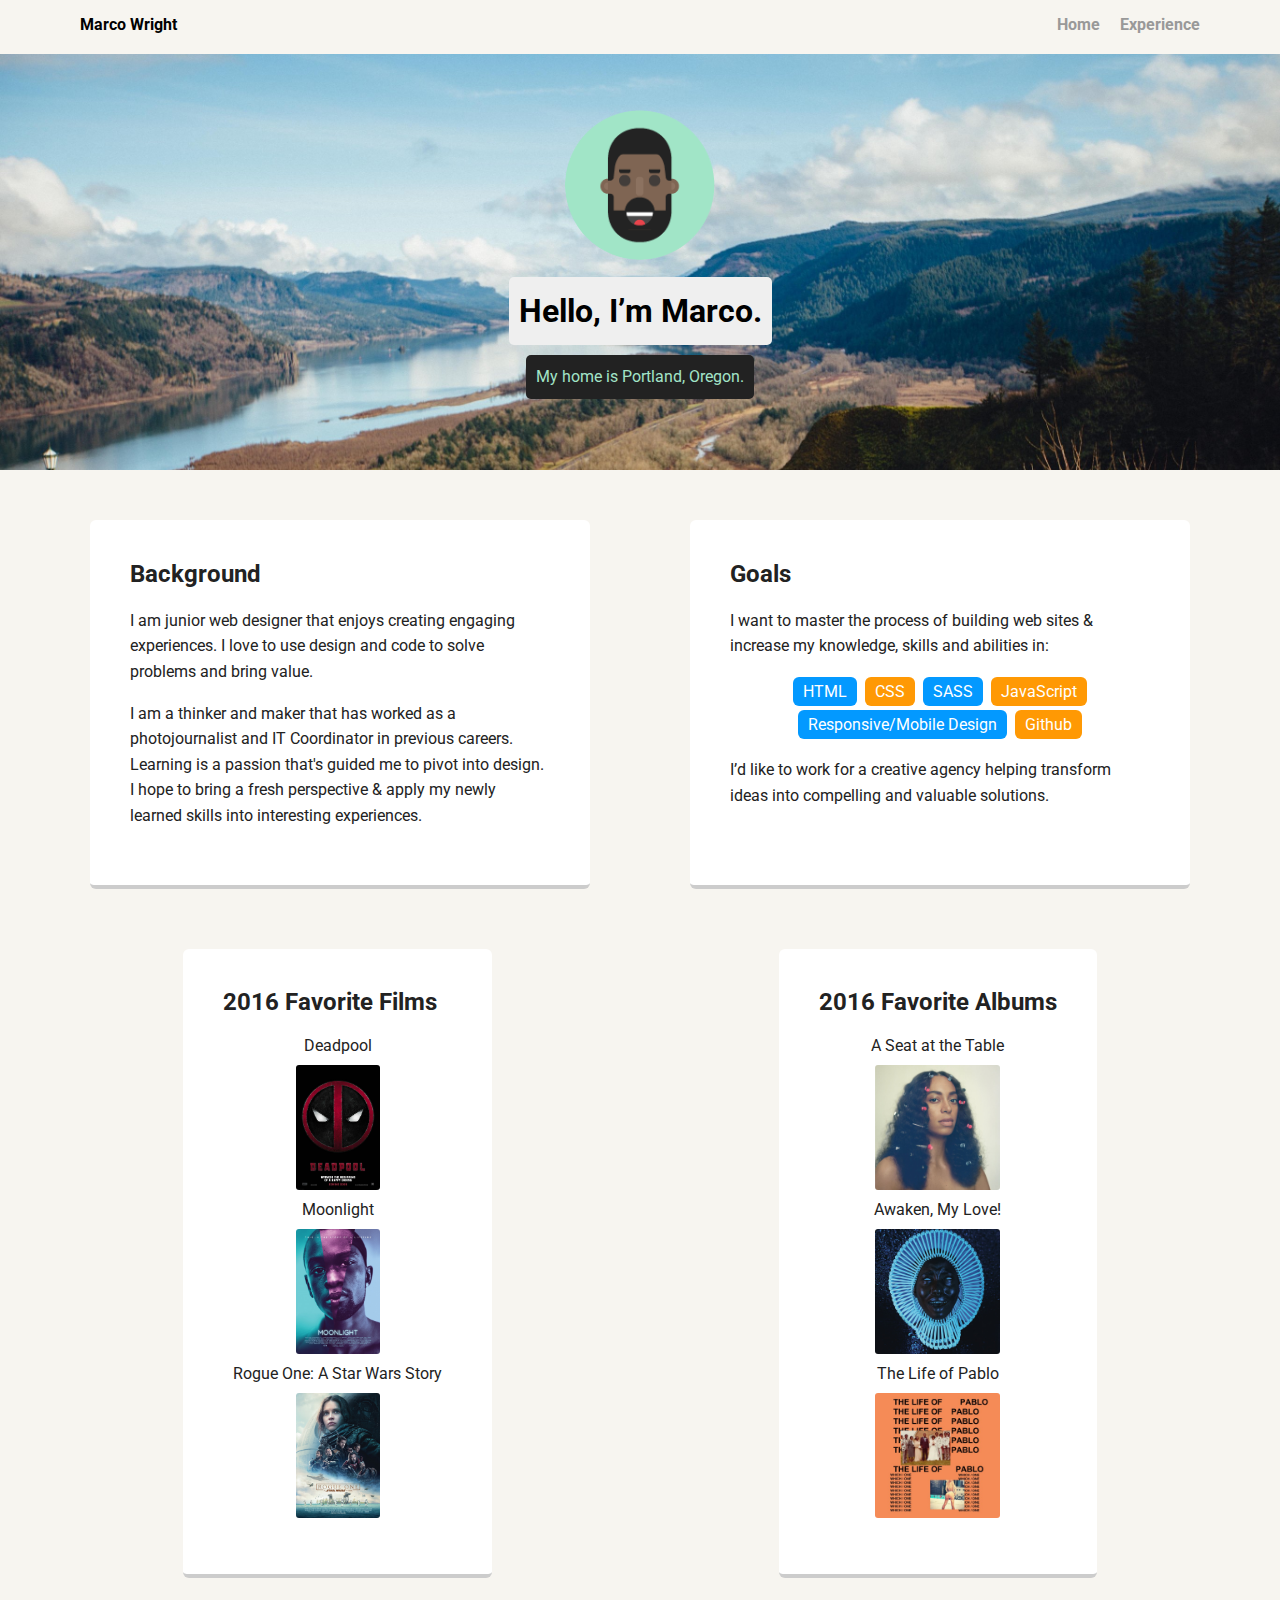
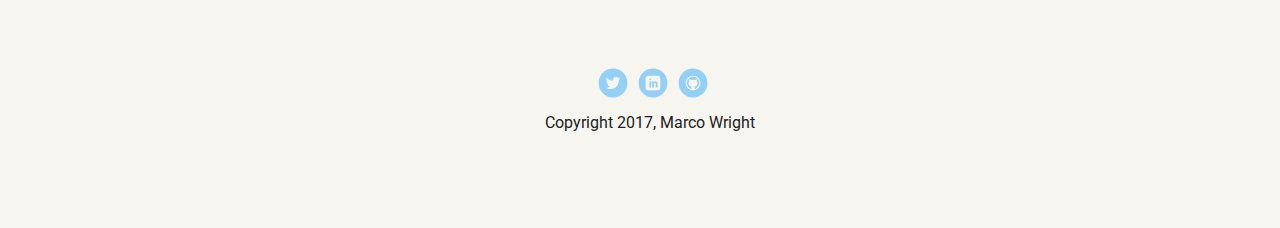
<file: portfolio_update_v1/index.html>
<!doctype html>
<html lang="en">
<head>
  <meta charset="utf-8">
  <title>Marco Wright's Profile</title>
  <meta name="viewport" content="width=device-width, initial-scale=1.0">
  <link rel="stylesheet" href="styles.css">
  <link href="https://fonts.googleapis.com/css?family=Muli%7CRoboto:400,300,500,700,900" rel="stylesheet"></head>
  <body>

    <div class="main-nav">
        <ul class="nav">
          <li class="name">Marco Wright</li>
          <li><a href="index.html">Home</a></li>
          <li><a href="experience.html">Experience</a></li>
        </ul>
    </div>

    <header>
      <img src="images/marcowright@2x.png" alt="Drawing of Marco Wright" class="profile-image">
      <h1 class="tag name">Hello, I’m Marco.</h1>
      <p class="tag location">My home is Portland, Oregon.</p>
    </header>

    <main class="flex">
      <div class="card">
        <h2>Background</h2>
        <p>I am junior web designer that enjoys creating engaging experiences. I love to use design and code to solve problems and bring value.   </p>
        <p>I am a thinker and maker that has worked as a photojournalist and IT Coordinator in previous careers. Learning is a passion that's guided me to pivot into design. I hope to bring a fresh perspective &#38; apply my newly learned skills into interesting experiences.</p>
      </div> 

      <div class="card">
        <h2>Goals</h2>
        <p>I want to master the process of building web sites &#38; increase my knowledge, skills and abilities in:</p>
        <ul class="skills">
          <li>HTML</li>
          <li>CSS</li>
          <li>SASS</li>
          <li>JavaScript</li>
          <li>Responsive/Mobile Design</li>
          <li>Github</li>
        </ul>
        <p>I’d like to work for a creative agency helping transform ideas into compelling and valuable solutions.</p>
      </div> 

      <div class="card">
        <h2>2016 Favorite Films </h2>
        <ul class="fave">
        	<li>Deadpool<img src="images/rsz_deadpool.jpg" alt="Deadpool" class="film"></li>
        	<li>Moonlight<img src="images/moonlight.jpg" alt="Moonlight" class="film"></li>
        	<li>Rogue One: A Star Wars Story<img src="images/roasws.jpg" alt="Rogue One: A Star Wars Story" class="film"></li>
        </ul>
       
      </div> 

       <div class="card">
        <h2>2016 Favorite Albums </h2>
        <ul class="fave">
        	<li>A Seat at the Table <img src="images/rsz_asatt.jpg" alt="A Seat at the Table" class="music"></li>
        	<li>Awaken, My Love&#33;<img src="images/awl.jpg" alt="Awaken, My Love!" class="music"></li>
        	<li>The Life of Pablo <img src="images/tlop.jpg" alt="The Life of Pablo" class="music"></li>
        </ul>
       
      </div> 

    </main>
    <footer>
      <ul>
        <li><a href="https://twitter.com/marcomwright" class="social twitter">Twitter</a></li>
        <li><a href="https://www.linkedin.com/in/marcowright" class="social linkedin">LinkedIn</a></li>
        <li><a href="https://github.com/marcowright" class="social github">Github</a></li>
      </ul>
      <p class="copyright">Copyright 2017, Marco Wright</p>
    </footer>
  </body>
  </html>
</file>
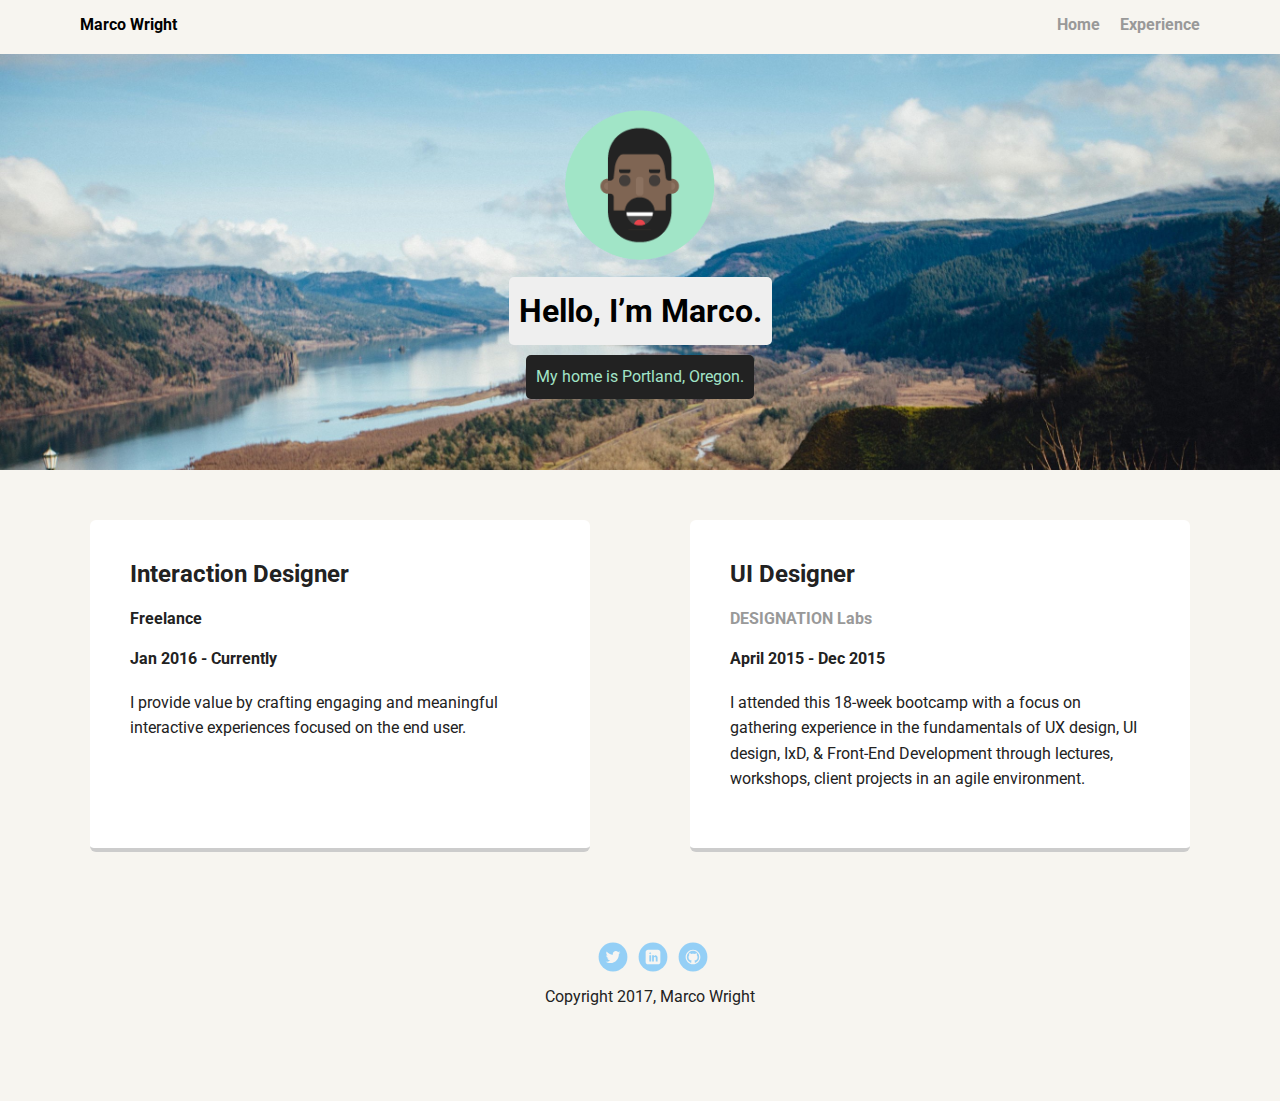
<file: portfolio_update_v1/experience.html>
<!doctype html>
<html lang="en">
<head>
  <meta charset="utf-8">
  <title>Marco Wright's Profile</title>
  <meta name="viewport" content="width=device-width, initial-scale=1.0">
  <link rel="stylesheet" href="styles.css">
  <link href="https://fonts.googleapis.com/css?family=Muli%7CRoboto:400,300,500,700,900" rel="stylesheet"></head>
  <body>

    <div class="main-nav">
        <ul class="nav">
          <li class="name">Marco Wright</li>
          <li><a href="index.html">Home</a></li>
          <li><a href="experience.html">Experience</a></li>
        </ul>
    </div>

    <header>
      <img src="images/marcowright@2x.png" alt="Drawing of Marco Wright" class="profile-image">
      <h1 class="tag name">Hello, I’m Marco.</h1>
      <p class="tag location">My home is Portland, Oregon.</p>
    </header>

    <main class="flex">
      <div class="card">
        <h2>Interaction Designer</h2>
        <h4>Freelance</h4>
        <h4>Jan 2016 - Currently</h4>
        <p>I provide value by crafting engaging and meaningful interactive experiences focused on the end user. </p>
      </div> 

      <div class="card">
        <h2>UI Designer</h2>
        <h4><a href="http://designation.io">DESIGNATION Labs</a></h4>
        <h4>April 2015 - Dec 2015</h4>
        <p>I attended this 18-week bootcamp with a focus on gathering experience in the fundamentals of UX design, UI design, IxD, &#38; Front-End Development through lectures, workshops, client projects in an agile environment.
</p>
      </div> 

    </main>
    <footer>
      <ul>
        <li><a href="https://twitter.com/marcomwright" class="social twitter">Twitter</a></li>
        <li><a href="https://www.linkedin.com/in/marcowright" class="social linkedin">LinkedIn</a></li>
        <li><a href="https://github.com/marcowright" class="social github">Github</a></li>
      </ul>
      <p class="copyright">Copyright 2017, Marco Wright</p>
    </footer>
  </body>
  </html>
</file>
<file: portfolio_update_v1/styles.css>
/* Global Layout Set-up */
* { 
  box-sizing: border-box;
}
  
body {
  margin: 0;
  padding: 0;
  text-align: center;
  font-family: 'Roboto', sans-serif;
  color: #222;
  background: #f7f5f0;
}
/* Link Styles */

a {
  text-decoration: none;
  color: #999;
}
a:hover {
  color: #6633ff;
}

/* Section Styles */

.main-nav {
  width: 100%;
  background: #F7F5F0;
  min-height: 30px;
  padding: 10px;
  position: fixed;
  text-align: center;
}
.nav {
  display: flex;
  justify-content: space-around;
  font-weight: 700;
  list-style-type: none;
  margin: 0 auto;
  padding: 0;
}

.nav .name {
    display: block;
    margin-right: auto;
    color: black;
}
.nav li {
  padding: 5px 10px 10px 10px;
}
.nav a {
  transition: all .5s;
}
.nav a:hover {
  color: #333;
}

header {
  text-align: center;
  background: url('images/portland-abigail-keenan.jpg') no-repeat top center ;
  background-size: cover;
  overflow: hidden;
  padding-top: 60px;
}
header {
  line-height: 1.5;
}
header .profile-image {
  margin-top: 50px;
  width: 150px;
  height: 150px;
  border-radius: 50%;
  border: 6px #A3E4C8;
  transition: all .5s;
}
header .profile-image:hover {
  transform: scale(1.4);
}
.tag {
  background-color: #efefef;
  color: black;
  padding: 10px;
  border-radius: 5px;
  display: table;
  margin: 10px auto;
} 
.location {
  background-color: #222;
  color: #A3E4C8;
}
.card {
  margin: 30px;
  padding: 20px 40px 40px;
  max-width: 500px;
  text-align: left;
  background: #fff;
  border-bottom: 4px solid #ccc;
  border-radius: 6px;
  transition: all .5s;
}
.card:hover {
  border-color: #A3E4C8;
}

ul.skills, ul.fave {
  padding: 0;
  text-align: center;
}

.skills li {
  border-radius: 6px;
  display: inline-block;
  background: #ff9904;
  color: white;
  padding: 5px 10px;
  margin: 2px;
}

.skills li:nth-child(odd) {
  background: #0399ff;
}

ul.fave {
  list-style: none;
}

.fave li {
  margin: 10px;
}

.fave .film {
  width: 84px;
  height: 125px;
  border-radius: 3px;
}

.fave .music {
  width: 125px;
  height: 125px;
  border-radius: 3px;
}

img.film, img.music {
  display: block;
  margin: 10px auto;
}

footer {
  width: 100%;
  min-height: 30px;
  padding: 20px 0 40px 20px;
}

footer .copyright {
  top: -8px;
  font-size: .75em;
}

footer ul {
  list-style-type: none;
  margin: 0;
  padding: 0;
}

footer ul li {
  display: inline-block;
}

a.social {
  display: inline-block;
  text-indent: -9999px;
  margin-left: 5px;
  width: 30px;
  height: 30px;
  background-size: 30px 30px;
  opacity: .4;
  transition: all .5s;
}
a.twitter {
  background-image: url(images/twitter.svg);
}
a.linkedin {
  background-image: url(images/linkedin.svg);
}
a.github {
  background-image: url(images/github.svg);
}
a.social:hover {
  opacity: 1;
}
.clearfix {
  clear: both;
}

/* Styles for larger screens */
@media screen and (min-width: 720px) {
  
  .flex {
      display: -ms-flexbox;      /* TWEENER - IE 10 */
      display: flex; 
      max-width: 1200px;
      -ms-flex-pack: distribute;
      justify-content: space-around;
      flex-wrap: wrap;
      margin: 0 auto;
  }


  header {
    min-height: 470px;
  }

  .nav {
    max-width: 1200px;
    padding: 0 30px;
  }


  main {
    padding-top: 20px;
  }

  main p {
    line-height: 1.6em;
  }

  footer {
    font-size: 1.3em;
    max-width: 1200px;
    margin: 40px auto;
  }

}
</file>
